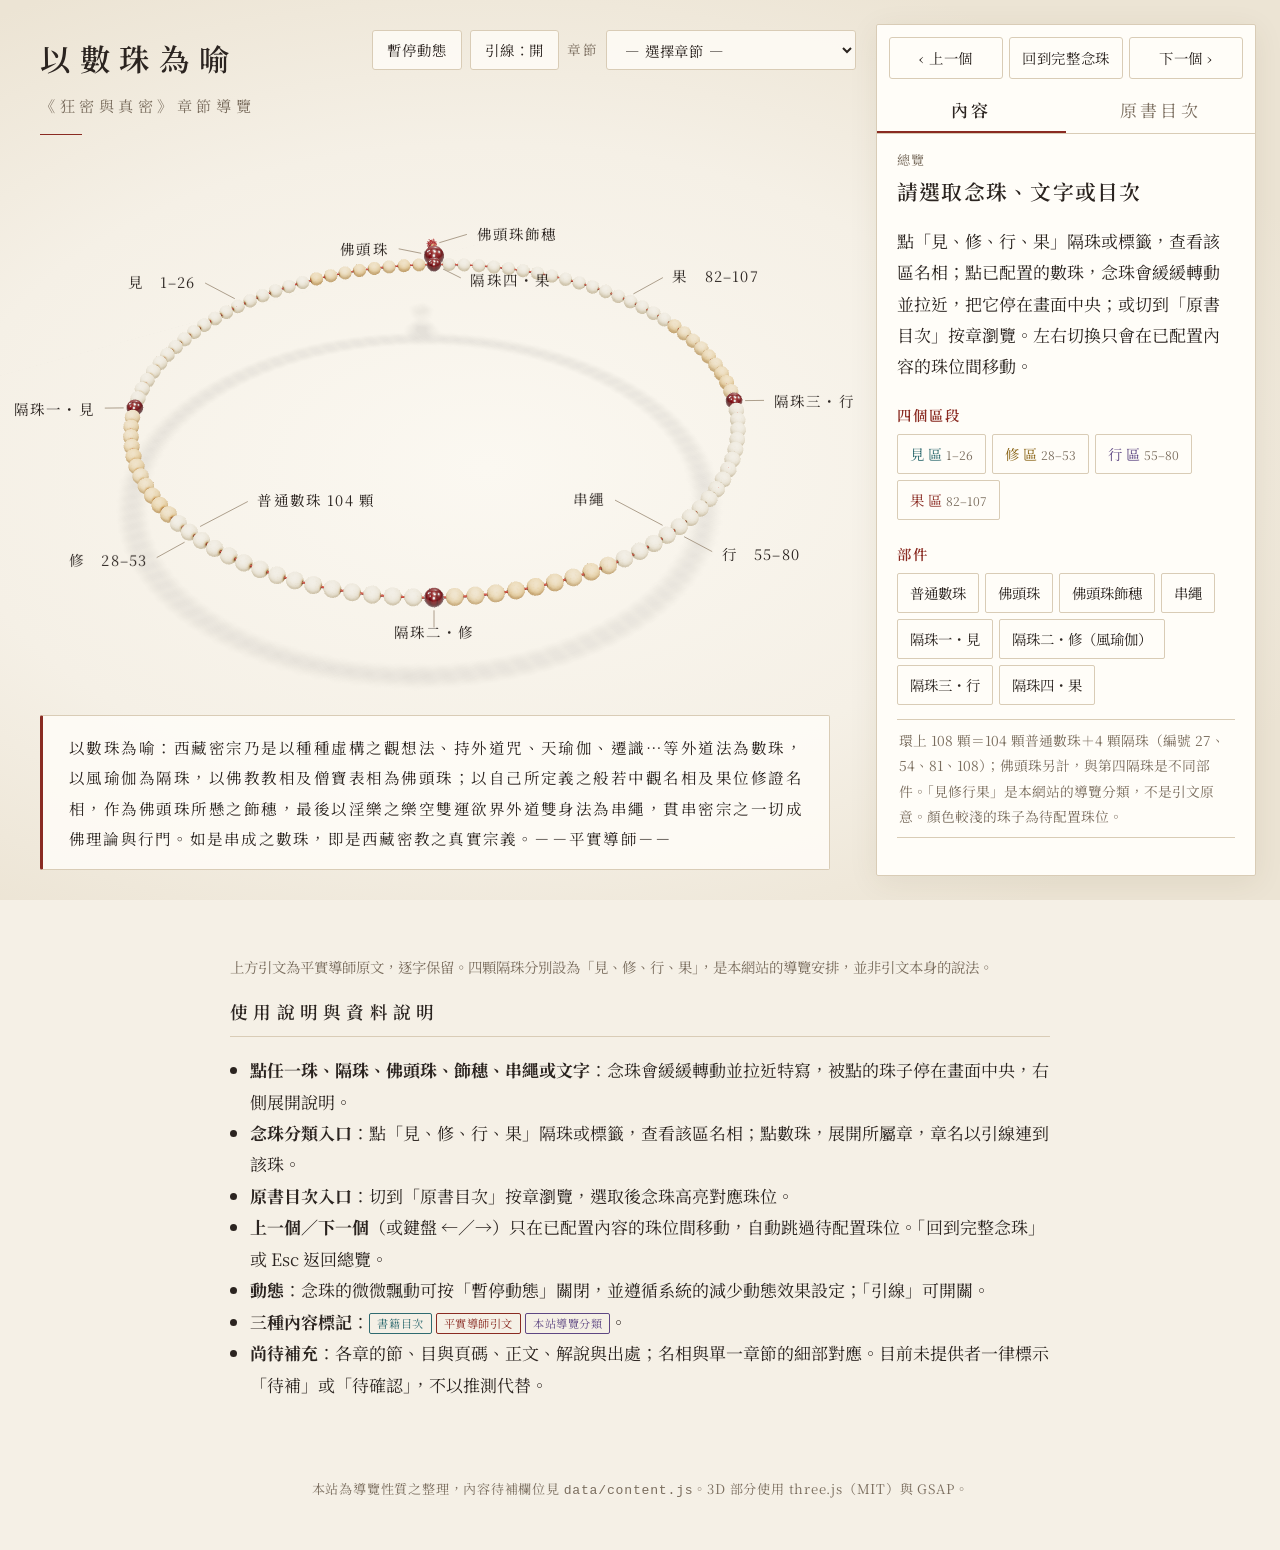
<file: kuangmi/index.html>
<!doctype html>
<html lang="zh-Hant">
<head>
<meta charset="utf-8">
<meta name="viewport" content="width=device-width, initial-scale=1">
<title>以數珠為喻 — 狂密與真密導覽</title>
<meta name="description" content="以一串懸浮的數珠，導覽《狂密與真密》一至四輯的章節結構，以及「見、修、行、果」四類內容。">
<link rel="stylesheet" href="https://fonts.googleapis.com/css2?family=Noto+Serif+TC:wght@400;600;700&display=swap">
<link rel="stylesheet" href="style.css">
</head>
<body>
<div id="loading"><div>念珠載入中</div></div>

<section class="hero" aria-label="念珠互動區">
  <div class="stage" id="stage">
    <div id="canvas-container"></div>
    <svg id="leaders" aria-hidden="true"></svg>
    <div id="labels"></div>
    <div id="focus-ui"><div id="callout"></div><div id="fan"></div></div>
    <p id="gl-fail" hidden>無法啟動 3D 念珠（瀏覽器不支援 WebGL）。請使用右側「原書目次」與內容面板閱讀，所有資料仍可使用。</p>
  </div>

  <header class="top">
    <h1>以數珠為喻<span>《狂密與真密》章節導覽</span></h1>
  </header>

  <div class="dock">
    <div class="controls" role="toolbar" aria-label="念珠操作">
      <button id="motion" type="button" aria-pressed="false">暫停動態</button>
      <button id="lines" type="button" aria-pressed="true">引線：開</button>
      <label class="chsel">章節
        <select id="chsel"></select>
      </label>
    </div>
    <div class="partbar" id="partbar" aria-label="部件說明入口"></div>
  </div>

  <div id="main-quote">
    <p id="quote"></p>
  </div>

  <aside class="panel" id="panel">
    <div class="navbar">
      <button id="prev" type="button" aria-label="上一個已配置珠位">‹ 上一個</button>
      <button id="home" type="button">回到完整念珠</button>
      <button id="next" type="button" aria-label="下一個已配置珠位">下一個 ›</button>
    </div>
    <div class="tabs" role="tablist">
      <button role="tab" id="tab-content" aria-selected="true" aria-controls="pane-content">內容</button>
      <button role="tab" id="tab-toc" aria-selected="false" aria-controls="pane-toc">原書目次</button>
    </div>
    <div id="pane-content" class="pane" role="tabpanel" aria-live="polite"></div>
    <div id="pane-toc" class="pane" role="tabpanel" hidden></div>
  </aside>
</section>

<main>
  <p class="srcnote">上方引文為平實導師原文，逐字保留。四顆隔珠分別設為「見、修、行、果」，是本網站的導覽安排，並非引文本身的說法。</p>
  <section class="about" aria-labelledby="ah">
    <h2 id="ah">使用說明與資料說明</h2>
    <ul>
      <li><b>點任一珠、隔珠、佛頭珠、飾穗、串繩或文字</b>：念珠會緩緩轉動並拉近特寫，被點的珠子停在畫面中央，右側展開說明。</li>
      <li><b>念珠分類入口</b>：點「見、修、行、果」隔珠或標籤，查看該區名相；點數珠，展開所屬章，章名以引線連到該珠。</li>
      <li><b>原書目次入口</b>：切到「原書目次」按章瀏覽，選取後念珠高亮對應珠位。</li>
      <li><b>上一個／下一個</b>（或鍵盤 ←／→）只在已配置內容的珠位間移動，自動跳過待配置珠位。「回到完整念珠」或 Esc 返回總覽。</li>
      <li><b>動態</b>：念珠的微微飄動可按「暫停動態」關閉，並遵循系統的減少動態效果設定；「引線」可開關。</li>
      <li><b>三種內容標記</b>：<span class="tag book">書籍目次</span> <span class="tag quote">平實導師引文</span> <span class="tag nav">本站導覽分類</span>。</li>
      <li><b>尚待補充</b>：各章的節、目與頁碼、正文、解說與出處；名相與單一章節的細部對應。目前未提供者一律標示「待補」或「待確認」，不以推測代替。</li>
    </ul>
  </section>
</main>
<footer>本站為導覽性質之整理，內容待補欄位見 <code>data/content.js</code>。3D 部分使用 three.js（MIT）與 GSAP。</footer>

<script src="vendor/three.min.js"></script>
<script src="vendor/RoomEnvironment.js"></script>
<script src="vendor/gsap.min.js"></script>
<script src="data/content.js"></script>
<script src="scene.js"></script>
<script src="app.js"></script>
</body>
</html>
</file>
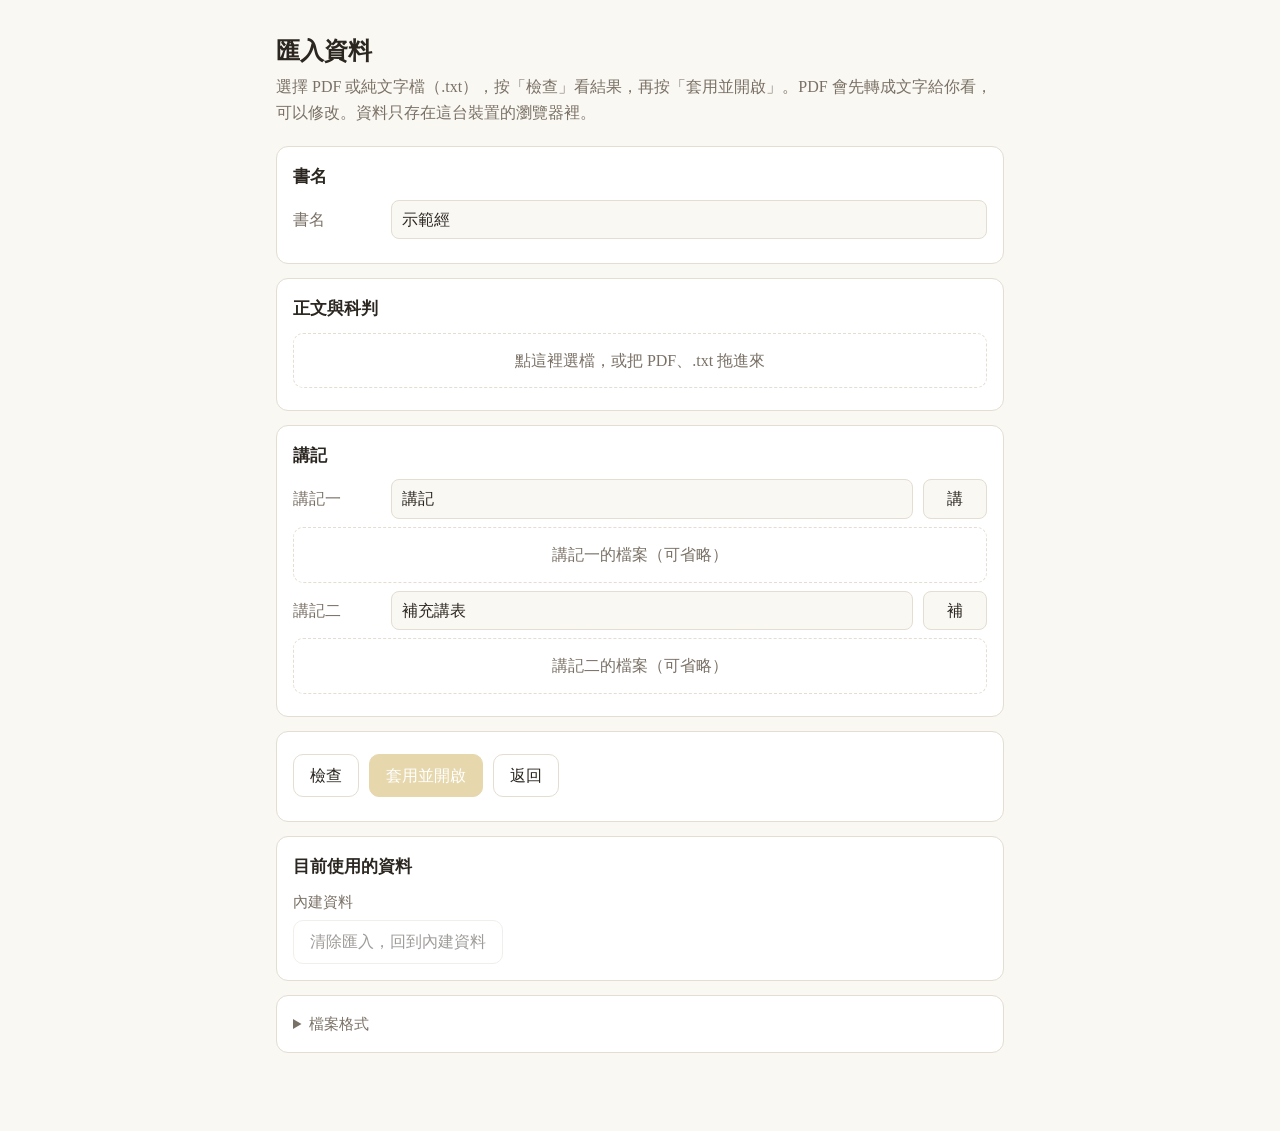
<file: template/import.html>
<!doctype html>
<html lang="zh-Hant">
<head>
<meta charset="utf-8">
<meta name="viewport" content="width=device-width,initial-scale=1">
<title>匯入資料｜示範經</title>
<style>
:root{--bg:#faf8f3;--card:#fff;--fg:#2b2620;--muted:#7a7166;--rule:#e4ddd1;--acc:#c9a84c;--accd:#a8862e;--warn:#9a5b12;--err:#a12a1a;
  --ui:"PMingLiU","新細明體","MingLiU","Songti TC","STSong",serif}
@media (prefers-color-scheme:dark){:root{--bg:#1d1b18;--card:#262420;--fg:#ece6dc;--muted:#a59c90;--rule:#3a362f;--warn:#e0a85c;--err:#f08a7a}}
*{box-sizing:border-box}
body{margin:0;background:var(--bg);color:var(--fg);font:16px/1.6 var(--ui)}
main{max-width:760px;margin:0 auto;padding:24px 16px 64px}
h1{font-size:24px;margin:8px 0 4px}
.lead{color:var(--muted);margin:0 0 20px}
section{background:var(--card);border:1px solid var(--rule);border-radius:12px;padding:16px;margin:0 0 14px}
h2{font-size:17px;margin:0 0 10px}
label.f{display:flex;align-items:center;gap:10px;margin:8px 0;flex-wrap:wrap}
label.f>span{min-width:5.5em;color:var(--muted)}
input[type=text]{flex:1;min-width:6em;font:inherit;padding:6px 10px;border:1px solid var(--rule);border-radius:8px;background:var(--bg);color:var(--fg)}
input.tag{flex:0 0 4em;min-width:4em;text-align:center}
.drop{border:1.5px dashed var(--rule);border-radius:10px;padding:14px;text-align:center;color:var(--muted);cursor:pointer;margin-top:6px}
.drop.over{border-color:var(--acc);background:rgba(201,168,76,.08)}
.drop input{display:none}
.files{font-size:14px;color:var(--fg);margin-top:6px;word-break:break-all}
.acts{display:flex;gap:10px;flex-wrap:wrap;margin-top:6px}
button{font:inherit;padding:8px 16px;border-radius:10px;border:1px solid var(--rule);background:var(--card);color:var(--fg);cursor:pointer}
button.go{background:var(--acc);border-color:var(--acc);color:#fff}
button.go:hover{background:var(--accd)}
button:disabled{opacity:.45;cursor:default}
#result{display:none}
#result.on{display:block}
#sum{margin:0 0 8px}
#warn{margin:0;padding-left:1.2em;color:var(--warn);font-size:15px;max-height:260px;overflow:auto}
#err{color:var(--err);margin:8px 0 0;white-space:pre-wrap}
#cur{color:var(--muted);font-size:15px;margin:0}
details{font-size:15px}
.hint{color:var(--muted);font-size:15px;margin:0 0 8px}
.cv{border-top:1px solid var(--rule);padding:10px 0 4px}
.cv:first-child{border-top:0}
.cv-h{display:flex;align-items:center;gap:10px;flex-wrap:wrap}
.cv-h b{font-weight:600;word-break:break-all}
.cv-h span{color:var(--muted);font-size:14px}
.cv-h button{padding:4px 12px;font-size:14px;margin-left:auto}
.cv ul{margin:6px 0;padding-left:1.2em;color:var(--warn);font-size:14px;max-height:160px;overflow:auto}
.cv textarea{width:100%;height:220px;margin-top:6px;font:14px/1.6 var(--ui);padding:8px;border:1px solid var(--rule);border-radius:8px;background:var(--bg);color:var(--fg);resize:vertical}
.busy{color:var(--muted)}
summary{cursor:pointer;color:var(--muted)}
table{border-collapse:collapse;margin:8px 0;font-size:15px}
td{border-top:1px solid var(--rule);padding:4px 8px;vertical-align:top}
code{font-family:ui-monospace,Menlo,monospace;font-size:14px}
/* 說明字框：滑鼠移過去顯示，字級與內文相同 */
[data-tip]{position:relative}
@media (hover:hover){[data-tip]:hover::after,[data-tip]:focus-visible::after{content:attr(data-tip);position:absolute;left:0;top:calc(100% + 6px);z-index:9;width:max-content;max-width:300px;padding:8px 12px;border-radius:8px;
  background:#2b2620;color:#fff;font:15px/1.5 var(--ui);white-space:normal;box-shadow:0 4px 14px rgba(0,0,0,.18);pointer-events:none}}
</style>
</head>
<body>
<main>
  <h1>匯入資料</h1>
  <p class="lead">選擇 PDF 或純文字檔（.txt），按「檢查」看結果，再按「套用並開啟」。PDF 會先轉成文字給你看，可以修改。資料只存在這台裝置的瀏覽器裡。</p>

  <section>
    <h2>書名</h2>
    <label class="f"><span>書名</span><input type="text" id="title" value="示範經" data-tip="顯示在標題、科判表總表與下載檔名"></label>
  </section>

  <section>
    <h2>正文與科判</h2>
    <div class="drop" id="dMain" data-tip="可以一次選好幾個 PDF 或 .txt；依檔名順序讀入。科判表 PDF 會依連線讀出科判樹" tabindex="0">點這裡選檔，或把 PDF、.txt 拖進來<input type="file" accept=".txt,.pdf,text/plain,application/pdf" multiple></div>
    <div class="files" id="fMain"></div>
  </section>

  <section>
    <h2>講記</h2>
    <label class="f"><span>講記一</span><input type="text" id="n1" value="講記" data-tip="正文裡的開關會顯示這個名稱"><input type="text" class="tag" id="t1" value="講" data-tip="正文檔裡用「> 標記 內容」寫講記時的標記"></label>
    <div class="drop" id="d1" data-tip="講記檔：每段以【001】這類編號開頭，提到哪一科就接到那一科後面" tabindex="0">講記一的檔案（可省略）<input type="file" accept=".txt,.pdf,text/plain,application/pdf" multiple></div>
    <div class="files" id="f1"></div>
    <label class="f"><span>講記二</span><input type="text" id="n2" value="補充講表" data-tip="第二種講記的名稱；不需要就留空"><input type="text" class="tag" id="t2" value="補" data-tip="正文檔裡用「> 標記 內容」寫講記時的標記"></label>
    <div class="drop" id="d2" data-tip="第二種講記的檔案（可省略）" tabindex="0">講記二的檔案（可省略）<input type="file" accept=".txt,.pdf,text/plain,application/pdf" multiple></div>
    <div class="files" id="f2"></div>
  </section>

  <section id="conv" hidden>
    <h2>PDF 轉出的文字</h2>
    <p class="hint">請看一遍，有錯可以直接改；改好的文字也可以下載留存。</p>
    <div id="convList"></div>
  </section>

  <section>
    <div class="acts">
      <button type="button" id="check" data-tip="讀取檔案，列出卷數、科判數與需要注意的地方">檢查</button>
      <button type="button" class="go" id="apply" disabled data-tip="把檢查過的資料存到這台裝置，並用它開啟閱讀畫面">套用並開啟</button>
      <button type="button" id="back" data-tip="不匯入，回到閱讀畫面">返回</button>
    </div>
    <p id="err"></p>
    <div id="result"><p id="sum"></p><ul id="warn"></ul></div>
  </section>

  <section>
    <h2>目前使用的資料</h2>
    <p id="cur">內建資料</p>
    <div class="acts"><button type="button" id="clear" disabled data-tip="刪除這台裝置上匯入的資料，改回網站內建的資料">清除匯入，回到內建資料</button></div>
  </section>

  <section>
    <details>
      <summary>檔案格式</summary>
      <table>
        <tr><td><code>= 卷名</code></td><td>新的一卷</td></tr>
        <tr><td><code>甲一、標題</code></td><td>科判（壹貳參→甲乙丙→子丑寅…自動分層；也可在前面加 <code>#</code>）</td></tr>
        <tr><td><code>@ 文字</code></td><td>作者、譯者</td></tr>
        <tr><td><code>* 文字</code></td><td>品名、小標</td></tr>
        <tr><td><code>~ 文字</code></td><td>偈頌</td></tr>
        <tr><td><code>&gt; 標記 文字</code></td><td>講記，接在上一段後面</td></tr>
        <tr><td><code>// 文字</code></td><td>備註，不會出現</td></tr>
        <tr><td>其他</td><td>正文，一行一段</td></tr>
      </table>
      PDF：科判表（樹狀圖）依連線讀出科判，每一科寫成「# 甲一、…」；講表、講記等文章依版面接成段落。掃描成圖片的 PDF 沒有文字，讀不出來。<br>
      講記檔：每段以【001】開頭；段落裡提到的科判（例如「乙一、華嚴時」）會被找出來，這段講記就接在那一科後面。
    </details>
  </section>
</main>
<script src="importer.js"></script>
<script>
(function(){
  'use strict';
  var CODE='demo', DB=CODE+'-import', KEY=CODE+':book-imported';
  function $(id){return document.getElementById(id);}
  function idb(mode,fn){return new Promise(function(res,rej){var r=indexedDB.open(DB,1);r.onupgradeneeded=function(){r.result.createObjectStore('kv');};r.onerror=function(){rej(r.error);};
    r.onsuccess=function(){var db=r.result,tx=db.transaction('kv',mode),st=tx.objectStore('kv'),q=fn(st);tx.oncomplete=function(){db.close();res(q&&q.result);};tx.onerror=function(){db.close();rej(tx.error);};};});}
  var picked={main:[],l1:[],l2:[]},result=null,shell=null;
  var pdfLib=null;
  function loadPdf(){
    if(pdfLib)return pdfLib;
    pdfLib=Promise.all([import('./lib/pdfjs/pdf.min.js'),new Promise(function(res,rej){if(window.PdfRead)return res();var sc=document.createElement('script');sc.src='pdfread.js';sc.onload=res;sc.onerror=rej;document.head.appendChild(sc);})])
      .then(function(a){var lib=a[0];lib.GlobalWorkerOptions.workerSrc=new URL('lib/pdfjs/pdf.worker.min.js',location.href).href;return lib;});
    pdfLib.catch(function(){pdfLib=null;});
    return pdfLib;
  }
  function readPdf(f,key,status){
    return Promise.all([loadPdf(),f.arrayBuffer()]).then(function(a){
      return PdfRead.read(a[0],new Uint8Array(a[1]),{cMapUrl:new URL('lib/pdfjs/cmaps/',location.href).href,progress:function(i,n){status('讀取 '+f.name+'：第 '+i+' / '+n+' 頁');}});
    }).then(function(pages){
      var r=PdfRead.toText(pages,f.name),name=f.name.replace(/\.pdf$/i,'')+'.txt',text=r.text;
      if(key==='main'&&r.kind==='text'&&!/^\s*=/.test(text))text='= '+f.name.replace(/\.pdf$/i,'')+'\n'+text;   // 文章前面補卷名
      return {name:name,text:text,pdf:{from:f.name,kind:r.kind,warnings:r.warnings,count:r.count}};
    });
  }
  function readFiles(list,key,status){
    var fs=[].slice.call(list),out=[];
    return fs.reduce(function(p,f){return p.then(function(){
      if(/\.pdf$/i.test(f.name))return readPdf(f,key,status).then(function(x){out.push(x);});
      if(/\.txt$/i.test(f.name))return f.text().then(function(t){out.push({name:f.name,text:t});});
    });},Promise.resolve()).then(function(){return out;});
  }
  function wire(dropId,listId,key){
    var d=$(dropId),inp=d.querySelector('input');
    function take(fl){
      var line=$(listId);line.className='files busy';line.textContent='讀取中…';invalidate();
      readFiles(fl,key,function(t){line.textContent=t;}).then(function(fs){
        picked[key]=fs;line.className='files';
        line.textContent=fs.map(function(f){return f.pdf?f.pdf.from:f.name;}).join('、');
        showConv();
      }).catch(function(e){line.className='files';line.textContent='';$('err').textContent='讀不到檔案：'+(e&&e.message||e);});
    }
    d.addEventListener('click',function(){inp.click();});
    d.addEventListener('keydown',function(e){if(e.key==='Enter'||e.key===' '){e.preventDefault();inp.click();}});
    inp.addEventListener('change',function(){take(inp.files);});
    d.addEventListener('dragover',function(e){e.preventDefault();d.classList.add('over');});
    d.addEventListener('dragleave',function(){d.classList.remove('over');});
    d.addEventListener('drop',function(e){e.preventDefault();d.classList.remove('over');take(e.dataTransfer.files);});
  }
  wire('dMain','fMain','main');wire('d1','f1','l1');wire('d2','f2','l2');
  ['title','n1','t1','n2','t2'].forEach(function(id){$(id).addEventListener('input',invalidate);});
  var KIND={tree:'科判表',text:'文章',empty:'沒有文字'};
  function showConv(){
    var box=$('convList'),all=[];box.replaceChildren();
    ['main','l1','l2'].forEach(function(k){picked[k].forEach(function(f){if(f.pdf)all.push(f);});});
    $('conv').hidden=!all.length;
    all.forEach(function(f){
      var d=document.createElement('div');d.className='cv';
      var h=document.createElement('div');h.className='cv-h';
      var b=document.createElement('b');b.textContent=f.pdf.from;
      var info=document.createElement('span');info.textContent=KIND[f.pdf.kind]+(f.pdf.kind==='tree'?'，'+f.pdf.count+' 科':f.pdf.kind==='text'?'，'+f.pdf.count+' 段':'');
      var dl=document.createElement('button');dl.type='button';dl.textContent='下載文字檔';dl.setAttribute('data-tip','把下面的文字存成 '+f.name+'，下次可以直接選這個檔');
      dl.onclick=function(){var a=document.createElement('a');a.href=URL.createObjectURL(new Blob([f.text],{type:'text/plain;charset=utf-8'}));a.download=f.name;document.body.appendChild(a);a.click();setTimeout(function(){URL.revokeObjectURL(a.href);a.remove();},500);};
      h.append(b,info,dl);d.appendChild(h);
      if(f.pdf.warnings.length){var ul=document.createElement('ul');f.pdf.warnings.forEach(function(w){var li=document.createElement('li');li.textContent=w;ul.appendChild(li);});d.appendChild(ul);}
      if(f.pdf.kind!=='empty'){var ta=document.createElement('textarea');ta.value=f.text;ta.spellcheck=false;ta.addEventListener('input',function(){f.text=ta.value;invalidate();});d.appendChild(ta);}
      box.appendChild(d);
    });
  }
  function invalidate(){result=null;$('apply').disabled=true;$('result').classList.remove('on');$('err').textContent='';}
  function cfg(){
    var marks=[];
    [['n1','t1'],['n2','t2']].forEach(function(p){var n=$(p[0]).value.trim(),t=$(p[1]).value.trim();if(n&&t)marks.push({'標記':t,'名稱':n});});
    return {'書名':$('title').value.trim(),'講記':marks};
  }
  $('check').onclick=function(){
    invalidate();
    try{
      var c=cfg(),lect={};
      if(picked.l1.length&&!c['講記'][0])throw new Error('講記一有檔案，請填名稱與標記');
      if(c['講記'][0])lect[c['講記'][0]['標記']]=picked.l1;
      if(c['講記'][1])lect[c['講記'][1]['標記']]=picked.l2;
      else if(picked.l2.length)throw new Error('講記二有檔案，請填名稱與標記');
      result=BookImporter.build(c,picked.main,lect);result.cfg=c;
      var s=result.stats;
      $('sum').textContent='共 '+result.juans+' 卷、科判 '+s.nodes+' 科、科判頁 '+s.pages+' 頁、講記 '+s.notes+' 段。';
      var w=$('warn');w.replaceChildren();result.warnings.forEach(function(t){var li=document.createElement('li');li.textContent=t;w.appendChild(li);});
      $('result').classList.add('on');$('apply').disabled=false;
    }catch(e){$('err').textContent=e.message||String(e);}
  };
  $('apply').onclick=function(){
    if(!result)return;$('apply').disabled=true;$('err').textContent='';
    var rec={cfg:result.cfg,data:result.data,notes:result.notes,juans:result.juans,at:new Date().toISOString()};
    idb('readwrite',function(st){return st.put(rec,'book');}).then(function(){
      try{localStorage.setItem(KEY,'1');}catch(e){}
      location.href='./';
    }).catch(function(e){$('err').textContent='存檔失敗：'+(e&&e.message||e);$('apply').disabled=false;});
  };
  $('back').onclick=function(){location.href='./';};
  $('clear').onclick=function(){
    idb('readwrite',function(st){return st.delete('book');}).then(function(){try{localStorage.removeItem(KEY);}catch(e){}showCur(null);});
  };
  function showCur(rec){
    $('cur').textContent=rec?'匯入的資料：《'+rec.cfg['書名']+'》，'+rec.juans+' 卷（'+rec.at.slice(0,10)+' 匯入）':'內建資料';
    $('clear').disabled=!rec;
  }
  idb('readonly',function(st){return st.get('book');}).then(showCur).catch(function(){showCur(null);});
})();
</script>
</body>
</html>
</file>
<file: kuangmi/style.css>
:root{
  --paper:#f5f0e6;--paper2:#ece4d4;--card:#fffdf8;--ink:#2b2420;--mut:#7a6d5e;--line:#d9ccb6;
  --red:#8a2b22;--gold:#a8843a;
  --jian:#2f6b70;--xiu:#8a6416;--xing:#5e4783;--guo:#8a2b22;
  --panelW:380px;
}
*{box-sizing:border-box}
html{scroll-behavior:smooth;background:var(--paper)}
body{margin:0;background:var(--paper);color:var(--ink);font:17px/1.85 "Noto Serif TC","Songti TC","PMingLiU",serif}
button,select{font:inherit;color:inherit}
button{-webkit-tap-highlight-color:transparent}

#loading{position:fixed;inset:0;background:var(--paper);z-index:100;display:flex;justify-content:center;align-items:center;color:var(--mut);letter-spacing:.4em;font-size:14px;transition:opacity .7s}

/* ===== 首屏 ===== */
.hero{position:relative;height:100svh;min-height:660px;overflow:hidden;
  background:radial-gradient(ellipse 70% 60% at 38% 52%,#fbf8f1 0%,var(--paper) 60%,var(--paper2) 100%)}
.stage{position:absolute;inset:0;overflow:hidden}
#canvas-container{position:absolute;inset:0}
#canvas-container canvas{display:block;width:100%;height:100%;touch-action:manipulation}
#leaders{position:absolute;inset:0;width:100%;height:100%;z-index:3;pointer-events:none;overflow:visible}
#leaders path{fill:none;stroke:#9a8a74;stroke-width:.8}
#leaders .zarc{stroke:var(--red);stroke-width:1.4;opacity:.55}
#leaders .selc{fill:none;stroke:var(--red);stroke-width:1.2}
#leaders .hov{fill:none;stroke:#9a8a74;stroke-width:1}
#leaders .chdot{fill:var(--gold)}
.nolines #leaders path:not(.zarc){display:none}
#labels,#focus-ui{position:absolute;inset:0;z-index:4;pointer-events:none}
#labels{transition:opacity .5s}
#labels.hide{opacity:0}
#labels.hide button{pointer-events:none}
.lab{position:absolute;left:0;top:0;pointer-events:auto;background:none;border:0;padding:6px 6px;cursor:pointer;color:var(--ink);font-size:14.5px;line-height:1.2;letter-spacing:.08em;white-space:nowrap;will-change:transform}
.lab:hover,.lab:focus-visible{color:var(--red);outline:none;text-decoration:underline;text-underline-offset:4px}
#callout{position:absolute;left:0;top:0;pointer-events:none;opacity:0;transition:opacity .5s;will-change:transform}
#callout.on{opacity:1}
#callout b{display:block;font-size:24px;font-weight:600;color:var(--ink);line-height:1.3;letter-spacing:.06em}
#callout small{display:block;font-size:13px;color:var(--mut);letter-spacing:.06em}
#fan .fl{position:absolute;left:0;top:0;pointer-events:auto;background:none;border:0;padding:4px 4px;cursor:pointer;color:var(--ink);font-size:14.5px;line-height:1.4;width:max-content;text-align:right;letter-spacing:.04em}
#fan .fl:hover,#fan .fl:focus-visible{color:var(--red);text-decoration:underline;text-underline-offset:4px;outline:none}
#gl-fail{position:absolute;z-index:5;left:24px;right:24px;top:110px;padding:14px;border:1px solid var(--line);border-radius:4px;background:var(--card);margin:0}

.top{position:absolute;z-index:6;top:30px;left:40px;pointer-events:none}
.top h1{margin:0;font-size:clamp(1.4rem,2.4vw,1.9rem);letter-spacing:.32em;font-weight:600;color:var(--ink)}
.top h1 span{display:block;font-size:.5em;letter-spacing:.3em;color:var(--mut);font-weight:400;margin-top:6px}
.top h1::after{content:"";display:block;width:42px;height:1px;background:var(--red);margin-top:14px}

.dock{position:absolute;z-index:6;top:30px;right:calc(var(--panelW) + 44px);display:flex;flex-direction:column;align-items:flex-end;gap:8px}
.controls{display:flex;flex-wrap:wrap;gap:8px;align-items:center;justify-content:flex-end}
.controls button,.controls select,.partbar button{min-height:40px;padding:4px 14px;border:1px solid var(--line);background:rgba(255,253,248,.8);border-radius:3px;cursor:pointer;color:var(--ink);font-size:.9rem;letter-spacing:.06em}
.controls button:hover,.partbar button:hover,.controls button:focus-visible,.partbar button:focus-visible{border-color:var(--red);color:var(--red);outline:none}
.chsel{display:flex;gap:8px;align-items:center;font-size:.85rem;color:var(--mut);letter-spacing:.1em}
.chsel select{max-width:min(60vw,250px)}
.partbar{display:none;flex-wrap:wrap;gap:6px}

#main-quote{position:absolute;z-index:6;left:40px;bottom:30px;width:calc(100% - var(--panelW) - 110px);max-width:880px;background:rgba(255,253,248,.82);border:1px solid var(--line);border-left:3px solid var(--red);padding:16px 26px;border-radius:2px;transition:opacity .6s}
#main-quote p{margin:0;font-size:15.5px;line-height:1.95;text-align:justify;letter-spacing:.08em;user-select:text}
#main-quote.hide{opacity:0;pointer-events:none}

.panel{position:absolute;z-index:7;top:24px;right:24px;bottom:24px;width:var(--panelW);display:flex;flex-direction:column;overflow:hidden;border-radius:2px;background:var(--card);border:1px solid var(--line);box-shadow:0 6px 30px rgba(80,60,30,.08)}
.navbar{display:flex;gap:6px;padding:12px 12px 10px}
.navbar button{flex:1;min-height:42px;border:1px solid var(--line);background:var(--card);border-radius:3px;cursor:pointer;font-size:.9rem;letter-spacing:.04em}
.navbar button:hover,.navbar button:focus-visible{border-color:var(--red);color:var(--red);outline:none}
.tabs{display:flex;border-bottom:1px solid var(--line)}
.tabs button{flex:1;min-height:44px;border:0;background:none;cursor:pointer;border-bottom:2px solid transparent;color:var(--mut);letter-spacing:.2em}
.tabs button[aria-selected=true]{border-bottom-color:var(--red);color:var(--ink);font-weight:600}
.pane{padding:14px 20px 22px;overflow:auto;flex:1}
.pane[hidden]{display:none}
.pane h2{margin:.2em 0 .4em;font-size:1.3rem;line-height:1.5;font-weight:600;letter-spacing:.06em}
.pane h3{margin:1.4em 0 .4em;font-size:.9rem;color:var(--red);font-weight:600;letter-spacing:.14em}
.crumb{font-size:.82rem;color:var(--mut);margin:0;letter-spacing:.08em}
.pos{font-size:.88rem;margin:.4em 0;padding:6px 10px;background:var(--paper);border-radius:2px;border:1px solid var(--line)}
.tag{display:inline-block;font-size:.7rem;padding:0 7px;border-radius:2px;border:1px solid currentColor;line-height:1.7;vertical-align:1px;white-space:nowrap;letter-spacing:.05em}
.tag.book{color:#2f6b70}.tag.quote{color:var(--red)}.tag.nav{color:#5e4783}
.pend{color:var(--mut);font-style:normal}
.box{border-left:2px solid var(--red);padding:4px 14px;margin:.4em 0;background:var(--paper)}
.box p{margin:.3em 0}
.notice{font-size:.86rem;color:var(--mut);border-top:1px solid var(--line);border-bottom:1px solid var(--line);padding:8px 2px;margin:1em 0}
.chips{display:flex;flex-wrap:wrap;gap:6px;margin:.3em 0}
.chip{min-height:40px;padding:4px 12px;border:1px solid var(--line);border-radius:2px;background:var(--card);cursor:pointer;text-align:left;font-size:.9rem}
.chip:hover,.chip:focus-visible{border-color:var(--red);color:var(--red);outline:none}
.chip small{color:var(--mut)}
.zone-jian{color:var(--jian)}.zone-xiu{color:var(--xiu)}.zone-xing{color:var(--xing)}.zone-guo{color:var(--guo)}
.toc,.toc ul{list-style:none;margin:0;padding:0}
.toc>li{border-bottom:1px solid var(--line)}
.toc button.row{display:flex;width:100%;gap:8px;align-items:baseline;text-align:left;min-height:44px;padding:8px 4px;border:0;background:none;cursor:pointer}
.toc button.row:hover,.toc button.row.on{background:var(--paper)}
.toc button.row.on{font-weight:600;box-shadow:inset 2px 0 var(--red)}
.toc .n{flex:none;min-width:2.4em;color:var(--mut)}
.toc .dots{margin-left:auto;display:flex;gap:3px;flex:none}
.toc .dots b{width:18px;height:18px;border-radius:50%;font-size:.68rem;line-height:18px;text-align:center;color:#fff;font-weight:400}
.toc .sub{padding-left:2.6em;font-size:.9rem;color:var(--mut)}
.toc h4{margin:1em 0 .2em;font-size:.85rem;color:var(--mut)}

main{max-width:860px;margin:0 auto;padding:40px 20px 40px}
.about h2{font-size:1.1rem;letter-spacing:.3em;border-bottom:1px solid var(--line);padding-bottom:8px;font-weight:600}
.srcnote{font-size:.9rem;color:var(--mut)}
.about ul{padding-left:1.2em}
footer{text-align:center;color:var(--mut);font-size:.82rem;padding:20px 16px 48px;letter-spacing:.06em}

/* ===== 窄螢幕：上方念珠固定、下方內容 ===== */
@media (max-width:900px){
  :root{--panelW:0px}
  body{font-size:16px}
  .hero{height:auto;min-height:0;overflow:visible;display:flex;flex-direction:column;background:var(--paper)}
  .top{position:static;order:1;padding:18px 18px 8px}
  .stage{position:sticky;top:0;z-index:8;height:54svh;min-height:300px;order:2;background:radial-gradient(ellipse at 50% 50%,#fbf8f1,var(--paper) 75%)}
  .dock{position:static;order:3;align-items:stretch;padding:10px 14px}
  .controls{justify-content:flex-start}
  .partbar{display:flex}
  #main-quote{position:static;order:4;width:auto;max-width:none;margin:8px 14px;padding:14px 16px}
  #main-quote.hide{opacity:1;pointer-events:auto}
  .panel{position:static;order:5;width:auto;margin:8px 0 0;border-left:0;border-right:0;box-shadow:none}
  .pane{overflow:visible}
  #callout b{font-size:19px}#callout small{font-size:12px}
}
</file>
